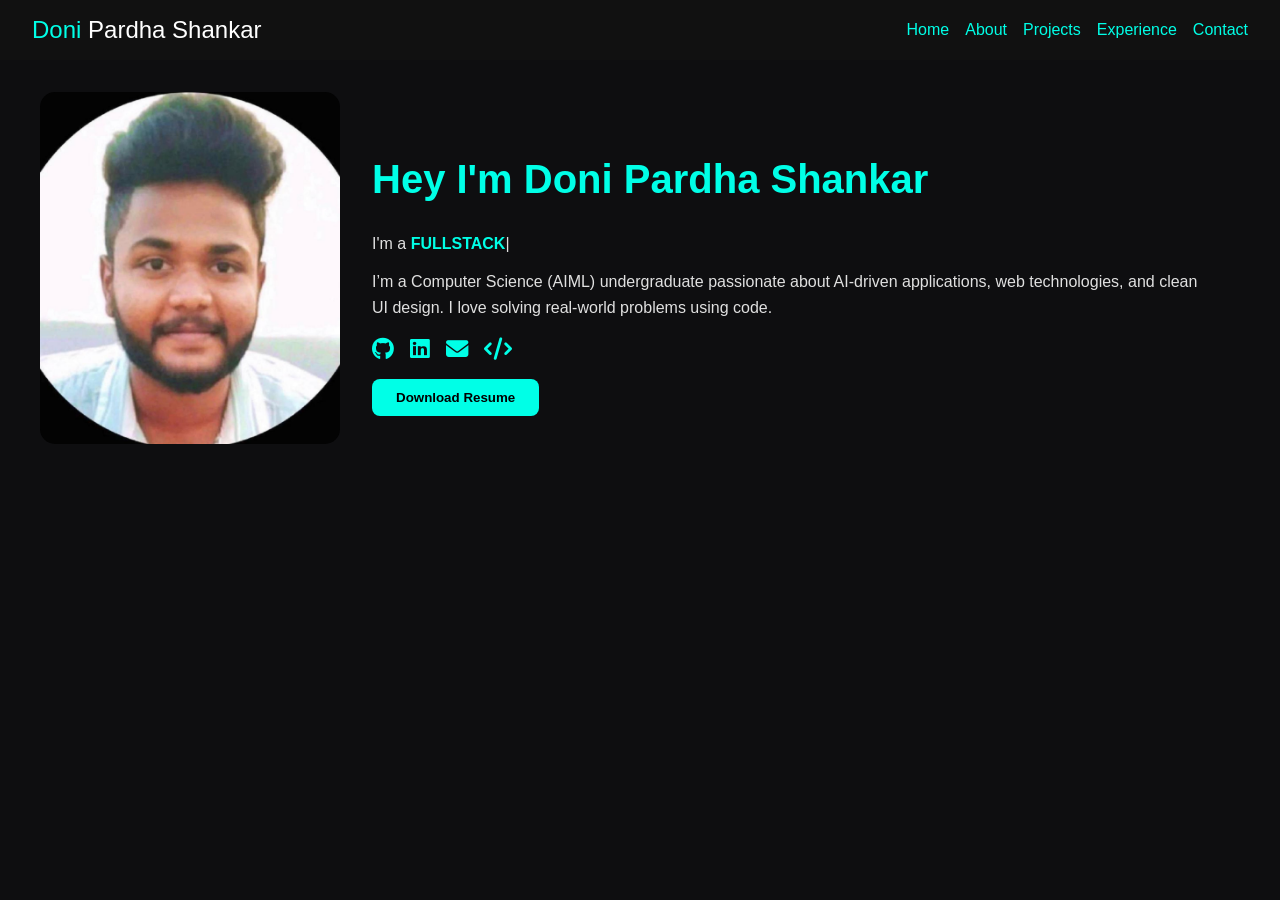
<file: index.html>
<!DOCTYPE html>
<html lang="en">
<head>
    <meta charset="UTF-8">
    <meta name="viewport" content="width=device-width, initial-scale=1.0">
    <link rel="stylesheet" href="https://cdnjs.cloudflare.com/ajax/libs/font-awesome/6.5.1/css/all.min.css">
    <link rel="stylesheet" href="https://unpkg.com/aos@next/dist/aos.css" />
    <link rel="stylesheet" href="css/style.css">
    <title>Pardhu Portfolio</title>
</head>
<body>
    <nav>
        <div class="nav-container">
            <div class="logo" data-aos="zoom-in" data-aos-duration="1500">
               Doni <span> Pardha Shankar</span>
            </div>
            <div class="links">
                <div class="link" data-aos="fade-up" data-aos-duration="1500" data-aos-delay="100"><a href="index.html">Home</a></div>
                <div class="link" data-aos="fade-up" data-aos-duration="1500" data-aos-delay="200"><a href="about.html">About</a></div>
                <div class="link" data-aos="fade-up" data-aos-duration="1500" data-aos-delay="300"><a href="projects.html">Projects</a></div>
                <div class="link" data-aos="fade-up" data-aos-duration="1500" data-aos-delay="400"><a href="experience.html">Experience</a></div>
                <div class="link" data-aos="fade-up" data-aos-duration="1500" data-aos-delay="500"><a href="contact.html">Contact</a></div>
        </div>
        <i class="fa-solid fa-bars hamburg" onclick="hamburg()"></i>
    </div>
        <div class="dropdown">
            <div class="links">
                <a href="index.html">Home</a>
                <a href="about.html">About</a>
                <a href="projects.html">Projects</a>
                <a href="experience.html">Experience</a>
                <a href="contact.html">Contact</a>
                
                <i class="fa-solid fa-xmark cancel" onclick="cancel()"></i>
            </div>
        </div>
    </nav>
    <section>
        <div class="main-container">
            <div class="image" data-aos="zoom-out" data-aos-duration="3000">
                <img src="assets/main.jpg" alt="">
            </div>
            <div class="content">
                <h1 data-aos="fade-left" data-aos-duration="1500" data-aos-delay="700">Hey I'm <span>Doni Pardha Shankar</span></h1>
                <div class="typewriter" data-aos="fade-right" data-aos-duration="1500" data-aos-delay="900">I'm a <span class="typewriter-text"></span><label for="">|</label></div>
                <p data-aos="flip-down" data-aos-duration="1500" data-aos-delay="1100">I’m a Computer Science (AIML) undergraduate passionate about AI-driven applications, web technologies, and clean UI design. I love solving real-world problems using code.</p>
                <div class="social-links">
                    <a href="https://github.com/Pardhu980" target="_blank"><i class="fa-brands fa-github"></i></a>
                    <a href="https://linkedin.com/in/pardha-shankar" target="_blank"><i class="fa-brands fa-linkedin"></i></a>
                    <a href="mailto:propardhu07@gmail.com"><i class="fa-solid fa-envelope"></i></a>
                    <a href="https://leetcode.com/u/Doni_pardha_shankar/" target="_blank"><i class="fa-solid fa-code"></i></a>
                </div>
                <div class="btn" data-aos="zoom-in" data-aos-duration="1500" data-aos-delay="1800">
                    <button onclick="window.location.href='assets/pardhu_Resume.pdf'">Download Resume</button>
                </div>
            </div>
        </div>
    </section>
    <script src="https://unpkg.com/aos@next/dist/aos.js"></script>
    <script>AOS.init({offset:0});</script>
    <script src="js/script.js"></script>
</body>
</html>
</file>
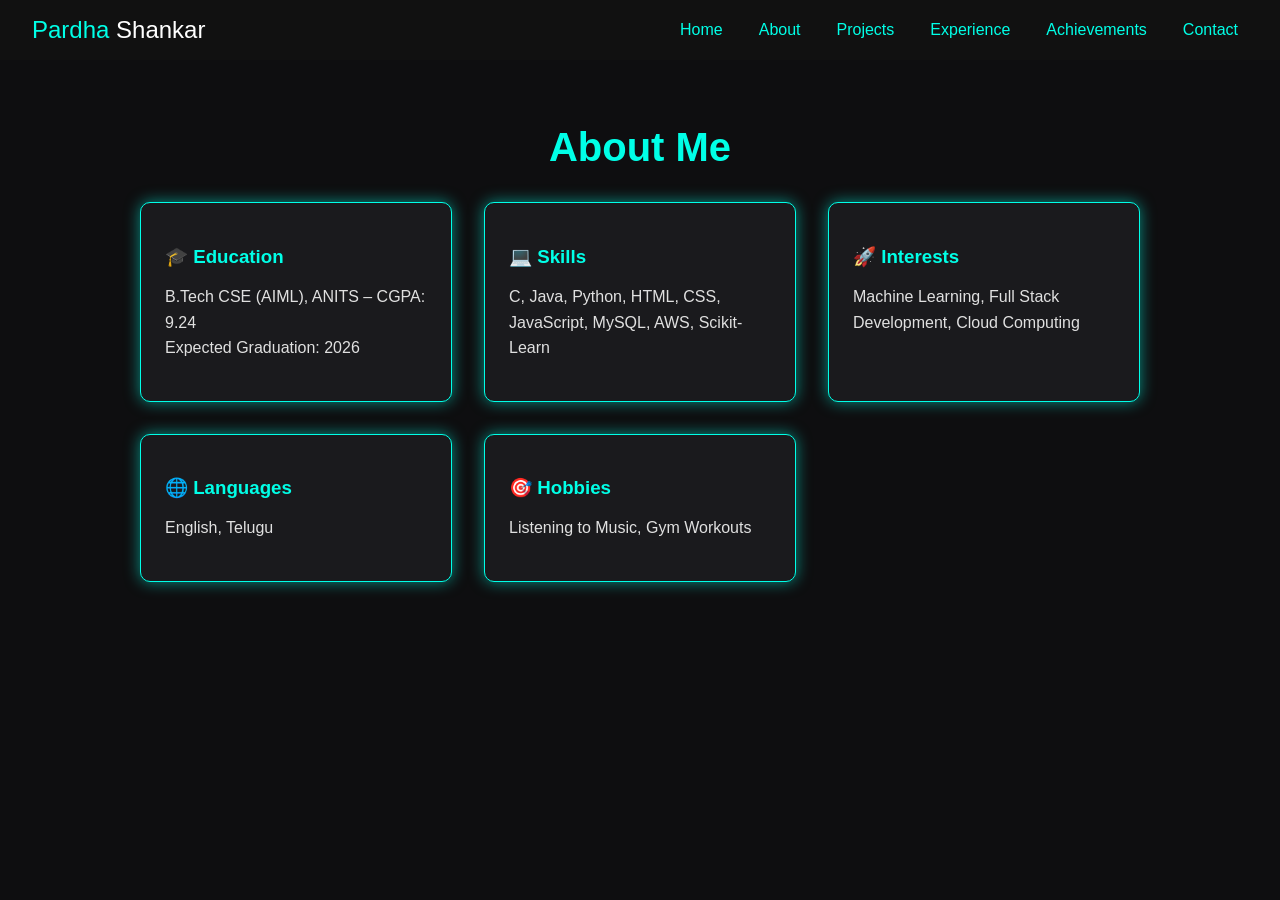
<file: about.html>
<!DOCTYPE html>
<html lang="en">
<head>
  <meta charset="UTF-8">
  <title>About | Pardhu</title>
  <link rel="stylesheet" href="css/style.css">
  <link rel="stylesheet" href="https://unpkg.com/aos@next/dist/aos.css" />
  <style>
    body {
      background-color: #0e0e10;
      color: #e0e0e0;
      font-family: 'Segoe UI', sans-serif;
    }

    .main-container {
      max-width: 1000px;
      margin: auto;
      padding: 2rem;
      display: flex;
      flex-direction: column;
      align-items: center;
    }

    .about-title {
      font-size: 2.5rem;
      color: #00ffe7;
      margin-bottom: 2rem;
    }

    .info-grid {
      display: grid;
      grid-template-columns: repeat(auto-fit, minmax(280px, 1fr));
      gap: 2rem;
      width: 100%;
    }

    .info-box {
      background: #1a1a1d;
      border: 1px solid #00ffe7;
      border-radius: 10px;
      padding: 1.5rem;
      box-shadow: 0 0 15px #00ffe78a;
      transition: transform 0.3s ease, box-shadow 0.3s ease;
    }

    .info-box:hover {
      transform: scale(1.03);
      box-shadow: 0 0 25px #00ffe7;
    }

    .info-box h3 {
      color: #00ffe7;
      margin-bottom: 10px;
    }

    .info-box p {
      line-height: 1.6;
    }

    nav {
      background-color: #111;
      padding: 1rem 2rem;
    }

    .nav-container {
      display: flex;
      justify-content: space-between;
      align-items: center;
      color: white;
    }

    .logo {
      font-size: 1.5rem;
      color: #00ffe7;
    }

    .logo span {
      color: white;
    }

    .links a {
      margin: 0 10px;
      text-decoration: none;
      color: #00ffe7;
      transition: color 0.3s ease;
    }

    .links a:hover {
      color: white;
    }
  </style>
</head>
<body>
  <nav>
    <div class="nav-container">
      <div class="logo">Pardha <span>Shankar</span></div>
      <div class="links">
        <a href="index.html">Home</a>
        <a href="about.html">About</a>
        <a href="projects.html">Projects</a>
        <a href="experience.html">Experience</a>
        <a href="achievements.html">Achievements</a>
        <a href="contact.html">Contact</a>
      </div>
    </div>
  </nav>

  <section>
    <div class="main-container">
      <h1 class="about-title" data-aos="fade-up">About Me</h1>
      <div class="info-grid">
        <div class="info-box" data-aos="fade-up" data-aos-delay="100">
          <h3>🎓 Education</h3>
          <p>B.Tech CSE (AIML), ANITS – CGPA: 9.24<br>Expected Graduation: 2026</p>
        </div>
        <div class="info-box" data-aos="fade-up" data-aos-delay="200">
          <h3>💻 Skills</h3>
          <p>C, Java, Python, HTML, CSS, JavaScript, MySQL, AWS, Scikit-Learn</p>
        </div>
        <div class="info-box" data-aos="fade-up" data-aos-delay="300">
          <h3>🚀 Interests</h3>
          <p>Machine Learning, Full Stack Development, Cloud Computing</p>
        </div>
        <div class="info-box" data-aos="fade-up" data-aos-delay="400">
          <h3>🌐 Languages</h3>
          <p>English, Telugu</p>
        </div>
        <div class="info-box" data-aos="fade-up" data-aos-delay="500">
          <h3>🎯 Hobbies</h3>
          <p>Listening to Music, Gym Workouts</p>
        </div>
      </div>
    </div>
  </section>

  <script src="https://unpkg.com/aos@next/dist/aos.js"></script>
  <script>AOS.init({ once: true });</script>
</body>
</html>
</file>
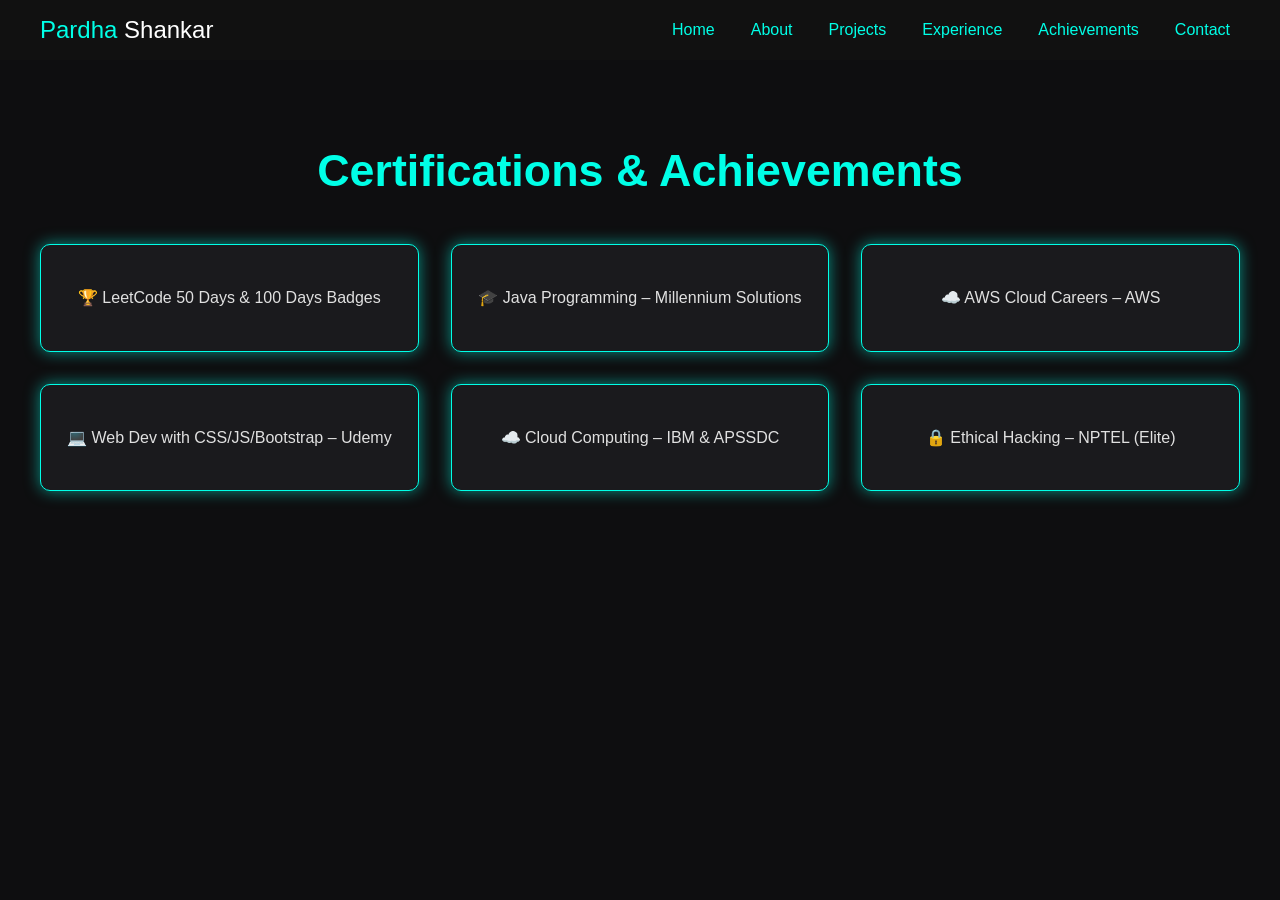
<file: achievements.html>
<!DOCTYPE html>
<html lang="en">
<head>
  <meta charset="UTF-8">
  <title>Achievements | Pardhu</title>
  <link rel="stylesheet" href="css/style.css">
  <link rel="stylesheet" href="https://unpkg.com/aos@next/dist/aos.css" />
  <style>
    body {
      background-color: #0e0e10;
      color: #e0e0e0;
      font-family: 'Segoe UI', sans-serif;
      margin: 0;
      padding: 0;
    }

    nav {
      background-color: #111;
      padding: 1rem 2rem;
    }

    .nav-container {
      max-width: 1200px;
      margin: auto;
      display: flex;
      justify-content: space-between;
      align-items: center;
      color: white;
    }

    .logo {
      font-size: 1.5rem;
      color: #00ffe7;
    }

    .logo span {
      color: white;
    }

    .links a {
      margin: 0 10px;
      text-decoration: none;
      color: #00ffe7;
      transition: color 0.3s ease;
    }

    .links a:hover {
      color: white;
    }

    .main-container {
      max-width: 1200px;
      margin: auto;
      padding: 3rem 2rem;
      display: flex;
      flex-direction: column;
      align-items: center;
    }

    .achievements-title {
      font-size: 2.8rem;
      color: #00ffe7;
      margin-bottom: 3rem;
      text-align: center;
    }

    .grid-boxes {
      display: grid;
      grid-template-columns: repeat(auto-fit, minmax(280px, 1fr));
      gap: 2rem;
      width: 100%;
    }

    .achievement-box {
      background: #1a1a1d;
      border: 1px solid #00ffe7;
      border-radius: 10px;
      padding: 1.5rem;
      box-shadow: 0 0 15px #00ffe78a;
      transition: transform 0.3s ease, box-shadow 0.3s ease;
    }

    .achievement-box:hover {
      transform: scale(1.03);
      box-shadow: 0 0 25px #00ffe7;
    }

    .achievement-box p {
      font-size: 1rem;
      line-height: 1.6;
      text-align: center;
    }

    @media (max-width: 480px) {
      .achievements-title {
        font-size: 2rem;
      }

      .achievement-box p {
        font-size: 0.95rem;
      }
    }
  </style>
</head>
<body>
  <nav>
    <div class="nav-container">
      <div class="logo">Pardha <span>Shankar</span></div>
      <div class="links">
        <a href="index.html">Home</a>
        <a href="about.html">About</a>
        <a href="projects.html">Projects</a>
        <a href="experience.html">Experience</a>
        <a href="achievements.html">Achievements</a>
        <a href="contact.html">Contact</a>
        
      </div>
    </div>
  </nav>

  <section>
    <div class="main-container">
      <h1 class="achievements-title" data-aos="fade-up">Certifications & Achievements</h1>
      <div class="grid-boxes">
        <div class="achievement-box" data-aos="fade-up" data-aos-delay="100">
          <p>🏆 LeetCode 50 Days & 100 Days Badges</p>
        </div>
        <div class="achievement-box" data-aos="fade-up" data-aos-delay="200">
          <p>🎓 Java Programming – Millennium Solutions</p>
        </div>
        <div class="achievement-box" data-aos="fade-up" data-aos-delay="300">
          <p>☁️ AWS Cloud Careers – AWS</p>
        </div>
        <div class="achievement-box" data-aos="fade-up" data-aos-delay="400">
          <p>💻 Web Dev with CSS/JS/Bootstrap – Udemy</p>
        </div>
        <div class="achievement-box" data-aos="fade-up" data-aos-delay="500">
          <p>☁️ Cloud Computing – IBM & APSSDC</p>
        </div>
        <div class="achievement-box" data-aos="fade-up" data-aos-delay="600">
          <p>🔒 Ethical Hacking – NPTEL (Elite)</p>
        </div>
      </div>
    </div>
  </section>

  <script src="https://unpkg.com/aos@next/dist/aos.js"></script>
  <script>AOS.init({ once: true });</script>
</body>
</html>
</file>
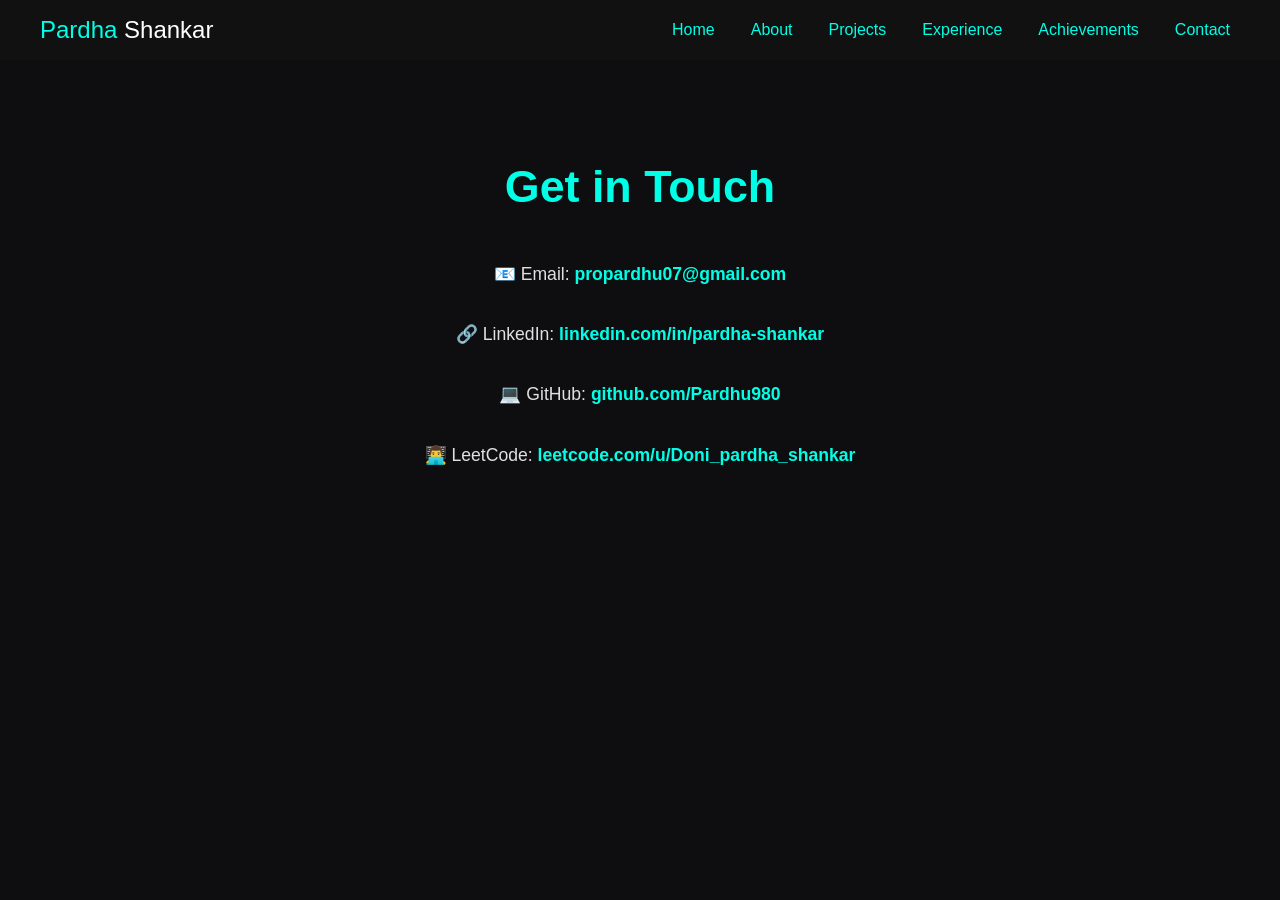
<file: contact.html>
<!DOCTYPE html>
<html lang="en">
<head>
  <meta charset="UTF-8">
  <title>Contact | Pardhu</title>
  <link rel="stylesheet" href="css/style.css">
  <link rel="stylesheet" href="https://unpkg.com/aos@next/dist/aos.css" />
  <style>
    body {
      background-color: #0e0e10;
      color: #e0e0e0;
      font-family: 'Segoe UI', sans-serif;
      margin: 0;
      padding: 0;
    }

    nav {
      background-color: #111;
      padding: 1rem 2rem;
    }

    .nav-container {
      max-width: 1200px;
      margin: auto;
      display: flex;
      justify-content: space-between;
      align-items: center;
    }

    .logo {
      font-size: 1.5rem;
      color: #00ffe7;
    }

    .logo span {
      color: white;
    }

    .links a {
      margin: 0 10px;
      text-decoration: none;
      color: #00ffe7;
      transition: color 0.3s ease;
    }

    .links a:hover {
      color: white;
    }

    .main-container {
      max-width: 800px;
      margin: auto;
      padding: 4rem 2rem;
      display: flex;
      flex-direction: column;
      align-items: center;
      text-align: center;
    }

    .main-container h1 {
      font-size: 2.8rem;
      color: #00ffe7;
      margin-bottom: 2rem;
    }

    .main-container p {
      font-size: 1.1rem;
      margin: 1rem 0;
    }

    .main-container a {
      color: #00ffe7;
      text-decoration: none;
      font-weight: bold;
    }

    .main-container a:hover {
      text-decoration: underline;
      color: white;
    }

    @media (max-width: 480px) {
      .main-container h1 {
        font-size: 2rem;
      }

      .main-container p {
        font-size: 1rem;
      }
    }
  </style>
</head>
<body>
  <nav>
    <div class="nav-container">
      <div class="logo">Pardha <span>Shankar</span></div>
      <div class="links">
        <a href="index.html">Home</a>
        <a href="about.html">About</a>
        <a href="projects.html">Projects</a>
        <a href="experience.html">Experience</a>
        <a href="achievements.html">Achievements</a>
        <a href="contact.html">Contact</a>
       
      </div>
    </div>
  </nav>

  <section>
    <div class="main-container">
      <h1 data-aos="fade-up">Get in Touch</h1>
      <p data-aos="fade-up">📧 Email: <a href="mailto:propardhu07@gmail.com">propardhu07@gmail.com</a></p>
      <p data-aos="fade-up">🔗 LinkedIn: <a href="https://linkedin.com/in/pardha-shankar" target="_blank">linkedin.com/in/pardha-shankar</a></p>
      <p data-aos="fade-up">💻 GitHub: <a href="https://github.com/Pardhu980" target="_blank">github.com/Pardhu980</a></p>
      <p data-aos="fade-up">👨‍💻 LeetCode: <a href="https://leetcode.com/u/Doni_pardha_shankar/" target="_blank">leetcode.com/u/Doni_pardha_shankar</a></p>
    </div>
  </section>

  <script src="https://unpkg.com/aos@next/dist/aos.js"></script>
  <script>AOS.init({ once: true });</script>
</body>
</html>
</file>
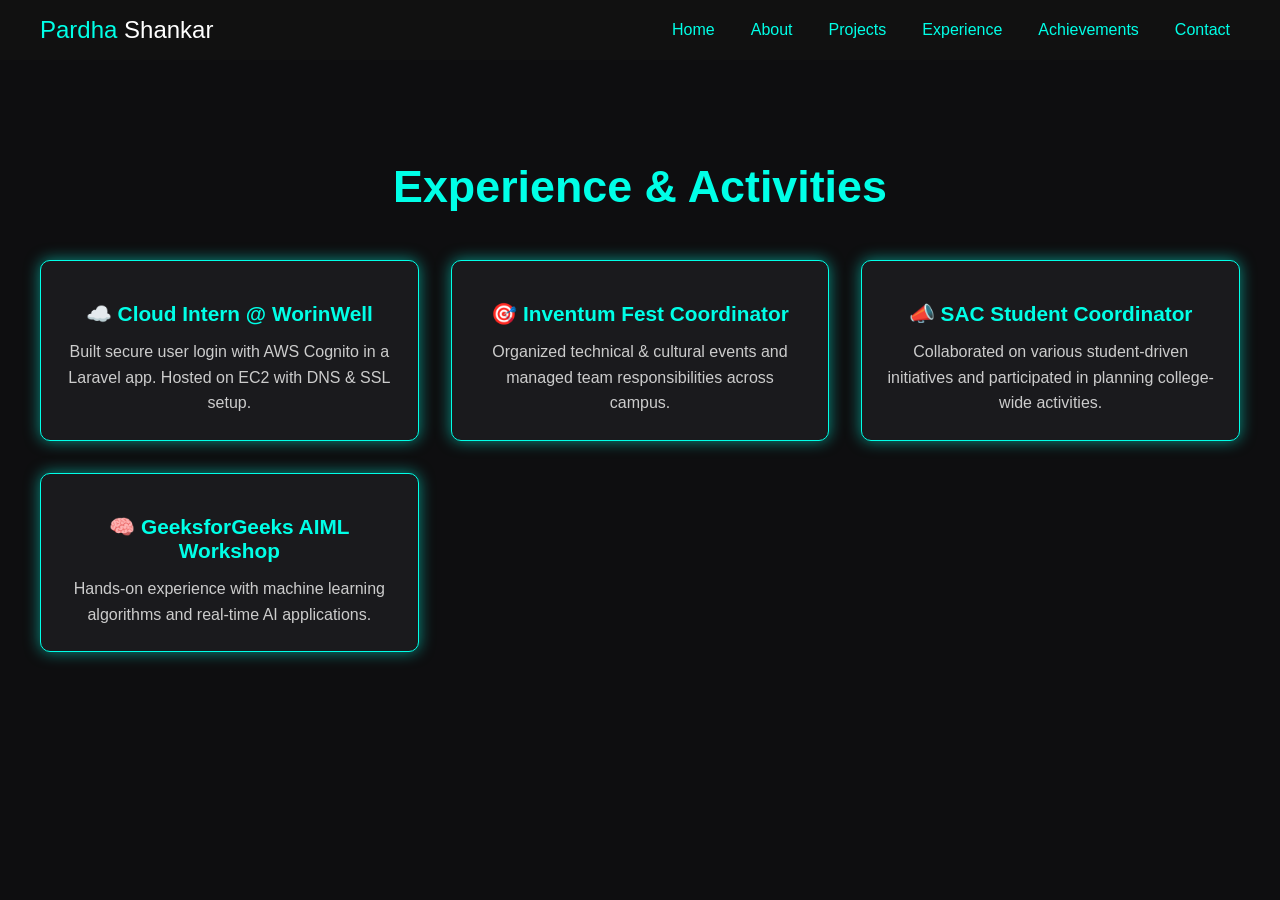
<file: experience.html>
<!DOCTYPE html>
<html lang="en">
<head>
  <meta charset="UTF-8">
  <title>Experience | Pardhu</title>
  <link rel="stylesheet" href="css/style.css">
  <link rel="stylesheet" href="https://unpkg.com/aos@next/dist/aos.css" />
  <style>
    body {
      background-color: #0e0e10;
      color: #e0e0e0;
      font-family: 'Segoe UI', sans-serif;
      margin: 0;
      padding: 0;
    }

    nav {
      background-color: #111;
      padding: 1rem 2rem;
    }

    .nav-container {
      max-width: 1200px;
      margin: auto;
      display: flex;
      justify-content: space-between;
      align-items: center;
    }

    .logo {
      font-size: 1.5rem;
      color: #00ffe7;
    }

    .logo span {
      color: white;
    }

    .links a {
      margin: 0 10px;
      text-decoration: none;
      color: #00ffe7;
      transition: color 0.3s ease;
    }

    .links a:hover {
      color: white;
    }

    .main-container {
      max-width: 1200px;
      margin: auto;
      padding: 4rem 2rem;
      display: flex;
      flex-direction: column;
      align-items: center;
    }

    .experience-title {
      font-size: 2.8rem;
      color: #00ffe7;
      margin-bottom: 3rem;
      text-align: center;
    }

    .experience-grid {
      display: grid;
      grid-template-columns: repeat(auto-fit, minmax(280px, 1fr));
      gap: 2rem;
      width: 100%;
    }

    .experience-card {
      background: #1a1a1d;
      border: 1px solid #00ffe7;
      border-radius: 10px;
      padding: 1.5rem;
      box-shadow: 0 0 15px #00ffe78a;
      transition: transform 0.3s ease, box-shadow 0.3s ease;
      text-align: center;
    }

    .experience-card:hover {
      transform: scale(1.03);
      box-shadow: 0 0 25px #00ffe7;
    }

    .experience-card h2 {
      color: #00ffe7;
      margin-bottom: 0.8rem;
      font-size: 1.3rem;
    }

    .experience-card p {
      margin: 0;
      line-height: 1.6;
      font-size: 1rem;
      color: #cccccc;
    }

    @media (max-width: 768px) {
      .experience-title {
        font-size: 2.2rem;
      }
    }

    @media (max-width: 480px) {
      .experience-title {
        font-size: 1.8rem;
      }

      .experience-card h2 {
        font-size: 1.1rem;
      }

      .experience-card p {
        font-size: 0.95rem;
      }
    }
  </style>
</head>
<body>
  <nav>
    <div class="nav-container">
      <div class="logo">Pardha <span>Shankar</span></div>
      <div class="links">
        <a href="index.html">Home</a>
        <a href="about.html">About</a>
        <a href="projects.html">Projects</a>
        <a href="experience.html">Experience</a>
        <a href="achievements.html">Achievements</a>
        <a href="contact.html">Contact</a>
        
      </div>
    </div>
  </nav>

  <section>
    <div class="main-container">
      <h1 class="experience-title" data-aos="fade-up">Experience & Activities</h1>
      <div class="experience-grid">
        <div class="experience-card" data-aos="fade-up" data-aos-delay="100">
          <h2>☁️ Cloud Intern @ WorinWell</h2>
          <p>Built secure user login with AWS Cognito in a Laravel app. Hosted on EC2 with DNS & SSL setup.</p>
        </div>
        <div class="experience-card" data-aos="fade-up" data-aos-delay="200">
          <h2>🎯 Inventum Fest Coordinator</h2>
          <p>Organized technical & cultural events and managed team responsibilities across campus.</p>
        </div>
        <div class="experience-card" data-aos="fade-up" data-aos-delay="300">
          <h2>📣 SAC Student Coordinator</h2>
          <p>Collaborated on various student-driven initiatives and participated in planning college-wide activities.</p>
        </div>
        <div class="experience-card" data-aos="fade-up" data-aos-delay="400">
          <h2>🧠 GeeksforGeeks AIML Workshop</h2>
          <p>Hands-on experience with machine learning algorithms and real-time AI applications.</p>
        </div>
      </div>
    </div>
  </section>

  <script src="https://unpkg.com/aos@next/dist/aos.js"></script>
  <script>AOS.init({ once: true });</script>
</body>
</html>
</file>
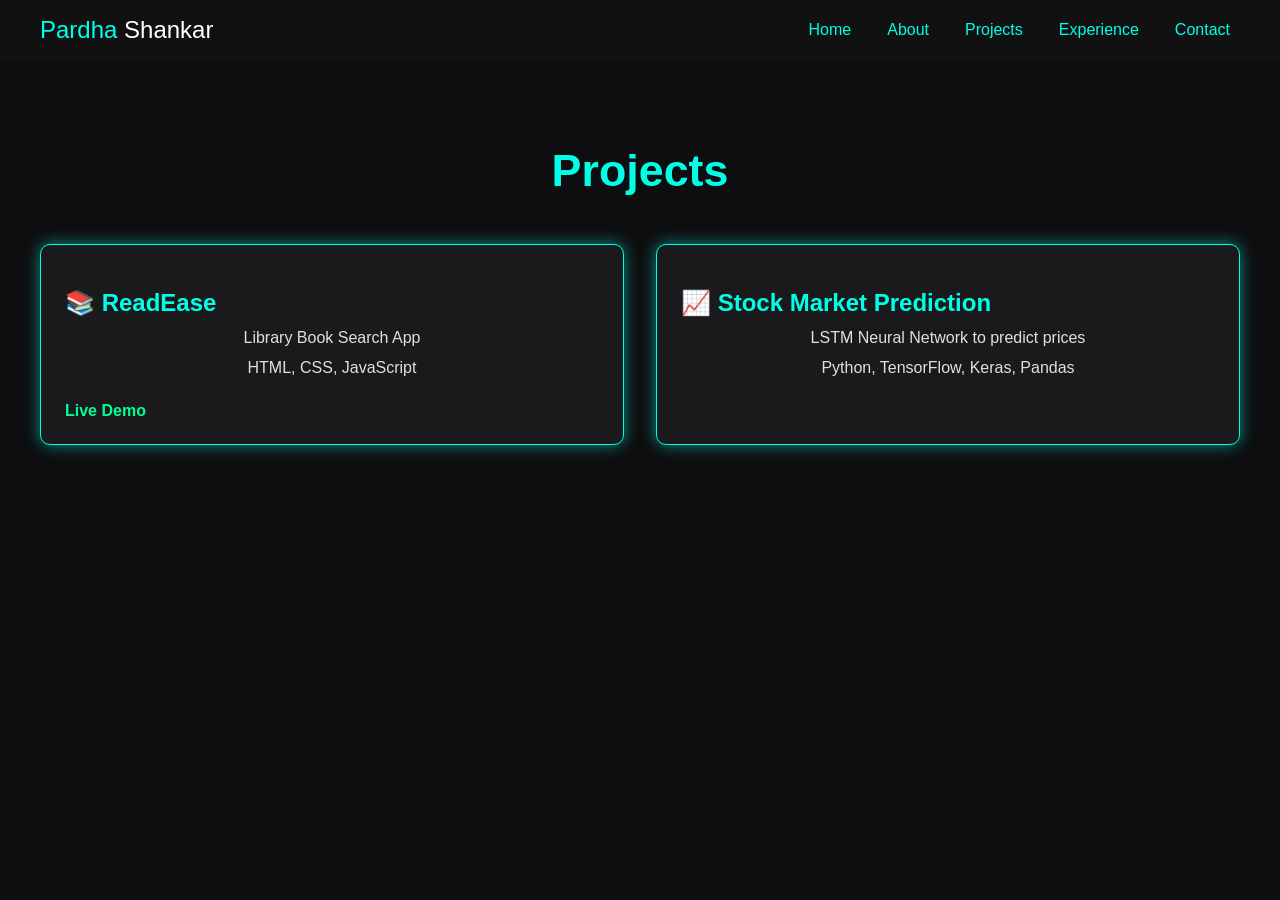
<file: projects.html>
<!DOCTYPE html>
<html lang="en">
<head>
  <meta charset="UTF-8">
  <title>Projects | Pardhu</title>
  <link rel="stylesheet" href="css/style.css">
  <link rel="stylesheet" href="https://unpkg.com/aos@next/dist/aos.css" />
  <style>
    body {
      background-color: #0e0e10;
      color: #e0e0e0;
      font-family: 'Segoe UI', sans-serif;
      margin: 0;
      padding: 0;
    }

    nav {
      background-color: #111;
      padding: 1rem 2rem;
    }

    .nav-container {
      max-width: 1200px;
      margin: auto;
      display: flex;
      justify-content: space-between;
      align-items: center;
      color: white;
    }

    .logo {
      font-size: 1.5rem;
      color: #00ffe7;
    }

    .logo span {
      color: white;
    }

    .links a {
      margin: 0 10px;
      text-decoration: none;
      color: #00ffe7;
      transition: color 0.3s ease;
    }

    .links a:hover {
      color: white;
    }

    .main-container {
      max-width: 1200px;
      margin: auto;
      padding: 3rem 2rem;
      display: flex;
      flex-direction: column;
      align-items: center;
    }

    .projects-title {
      font-size: 2.8rem;
      color: #00ffe7;
      margin-bottom: 3rem;
      text-align: center;
    }

    .project-grid {
      display: grid;
      grid-template-columns: repeat(auto-fit, minmax(280px, 1fr));
      gap: 2rem;
      width: 100%;
    }

    .project-card {
      background: #1a1a1d;
      border: 1px solid #00ffe7;
      border-radius: 10px;
      padding: 1.5rem;
      box-shadow: 0 0 15px #00ffe78a;
      transition: transform 0.3s ease, box-shadow 0.3s ease;
    }

    .project-card:hover {
      transform: scale(1.03);
      box-shadow: 0 0 25px #00ffe7;
    }

    .project-card h2 {
      color: #00ffe7;
      margin-bottom: 0.5rem;
    }

    .project-card p {
      margin: 0.3rem 0;
      line-height: 1.6;
      font-size: 1rem;
      text-align: center;
    }

    .project-card a {
      display: inline-block;
      margin-top: 1rem;
      color: #00ff99;
      text-decoration: none;
      font-weight: bold;
      transition: color 0.3s ease;
    }

    .project-card a:hover {
      color: #ffffff;
    }

    @media (max-width: 480px) {
      .projects-title {
        font-size: 2rem;
      }

      .project-card p {
        font-size: 0.95rem;
      }
    }
  </style>
</head>
<body>
  <nav>
    <div class="nav-container">
      <div class="logo">Pardha <span>Shankar</span></div>
      <div class="links">
        <a href="index.html">Home</a>
        <a href="about.html">About</a>
        <a href="projects.html">Projects</a>
        <a href="experience.html">Experience</a>
        <a href="contact.html">Contact</a>
        
      </div>
    </div>
  </nav>
  

  <section>
    <div class="main-container">
      <h1 class="projects-title" data-aos="fade-up">Projects</h1>
      <div class="project-grid">
        <div class="project-card" data-aos="fade-up" data-aos-delay="100">
          <h2>📚 ReadEase</h2>
          <p>Library Book Search App</p>
          <p>HTML, CSS, JavaScript</p>
          <a href="https://ahmed-shaik.github.io/ReadeEase/" target="_blank">Live Demo</a>
        </div>
        <div class="project-card" data-aos="fade-up" data-aos-delay="200">
          <h2>📈 Stock Market Prediction</h2>
          <p>LSTM Neural Network to predict prices</p>
          <p>Python, TensorFlow, Keras, Pandas</p>
        </div>
      </div>
    </div>
  </section>

  <script src="https://unpkg.com/aos@next/dist/aos.js"></script>
  <script>AOS.init({ once: true });</script>
</body>
</html>
</file>
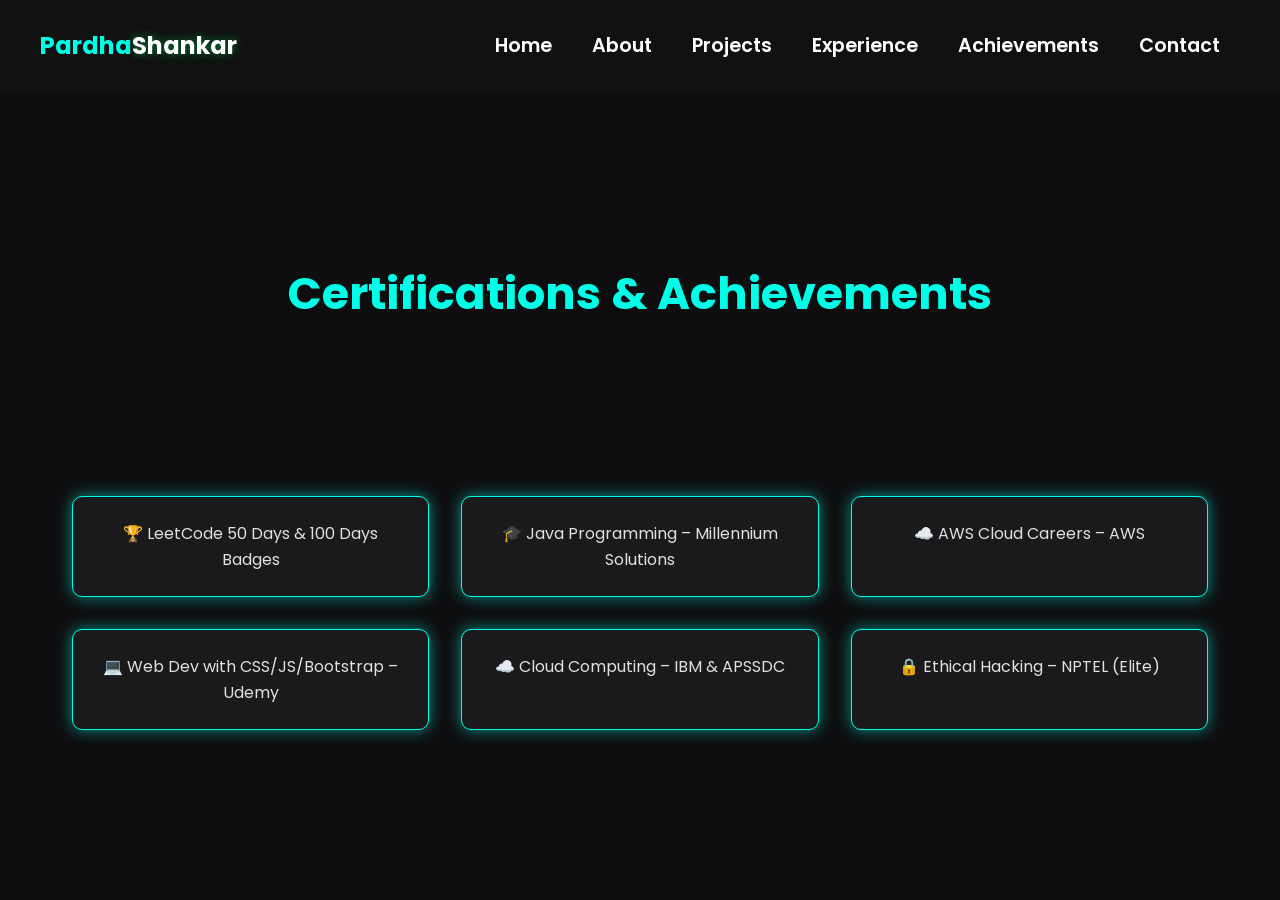
<file: portfolio_site/achievements.html>
<!DOCTYPE html>
<html lang="en">
<head>
  <meta charset="UTF-8">
  <title>Achievements | Pardhu</title>
  <link rel="stylesheet" href="css/style.css">
  <link rel="stylesheet" href="https://unpkg.com/aos@next/dist/aos.css" />
  <style>
    body {
      background-color: #0e0e10;
      color: #e0e0e0;
      font-family: 'Segoe UI', sans-serif;
      margin: 0;
      padding: 0;
    }

    nav {
      background-color: #111;
      padding: 1rem 2rem;
    }

    .nav-container {
      max-width: 1200px;
      margin: auto;
      display: flex;
      justify-content: space-between;
      align-items: center;
      color: white;
    }

    .logo {
      font-size: 1.5rem;
      color: #00ffe7;
    }

    .logo span {
      color: white;
    }

    .links a {
      margin: 0 10px;
      text-decoration: none;
      color: #00ffe7;
      transition: color 0.3s ease;
    }

    .links a:hover {
      color: white;
    }

    .main-container {
      max-width: 1200px;
      margin: auto;
      padding: 3rem 2rem;
      display: flex;
      flex-direction: column;
      align-items: center;
    }

    .achievements-title {
      font-size: 2.8rem;
      color: #00ffe7;
      margin-bottom: 3rem;
      text-align: center;
    }

    .grid-boxes {
      display: grid;
      grid-template-columns: repeat(auto-fit, minmax(280px, 1fr));
      gap: 2rem;
      width: 100%;
    }

    .achievement-box {
      background: #1a1a1d;
      border: 1px solid #00ffe7;
      border-radius: 10px;
      padding: 1.5rem;
      box-shadow: 0 0 15px #00ffe78a;
      transition: transform 0.3s ease, box-shadow 0.3s ease;
    }

    .achievement-box:hover {
      transform: scale(1.03);
      box-shadow: 0 0 25px #00ffe7;
    }

    .achievement-box p {
      font-size: 1rem;
      line-height: 1.6;
      text-align: center;
    }

    @media (max-width: 480px) {
      .achievements-title {
        font-size: 2rem;
      }

      .achievement-box p {
        font-size: 0.95rem;
      }
    }
  </style>
</head>
<body>
  <nav>
    <div class="nav-container">
      <div class="logo">Pardha<span>Shankar</span></div>
      <div class="links">
        <a href="index.html">Home</a>
        <a href="about.html">About</a>
        <a href="projects.html">Projects</a>
        <a href="experience.html">Experience</a>
        <a href="achievements.html">Achievements</a>
        <a href="contact.html">Contact</a>
        
      </div>
    </div>
  </nav>

  <section>
    <div class="main-container">
      <h1 class="achievements-title" data-aos="fade-up">Certifications & Achievements</h1>
      <div class="grid-boxes">
        <div class="achievement-box" data-aos="fade-up" data-aos-delay="100">
          <p>🏆 LeetCode 50 Days & 100 Days Badges</p>
        </div>
        <div class="achievement-box" data-aos="fade-up" data-aos-delay="200">
          <p>🎓 Java Programming – Millennium Solutions</p>
        </div>
        <div class="achievement-box" data-aos="fade-up" data-aos-delay="300">
          <p>☁️ AWS Cloud Careers – AWS</p>
        </div>
        <div class="achievement-box" data-aos="fade-up" data-aos-delay="400">
          <p>💻 Web Dev with CSS/JS/Bootstrap – Udemy</p>
        </div>
        <div class="achievement-box" data-aos="fade-up" data-aos-delay="500">
          <p>☁️ Cloud Computing – IBM & APSSDC</p>
        </div>
        <div class="achievement-box" data-aos="fade-up" data-aos-delay="600">
          <p>🔒 Ethical Hacking – NPTEL (Elite)</p>
        </div>
      </div>
    </div>
  </section>

  <script src="https://unpkg.com/aos@next/dist/aos.js"></script>
  <script>AOS.init({ once: true });</script>
</body>
</html>
</file>
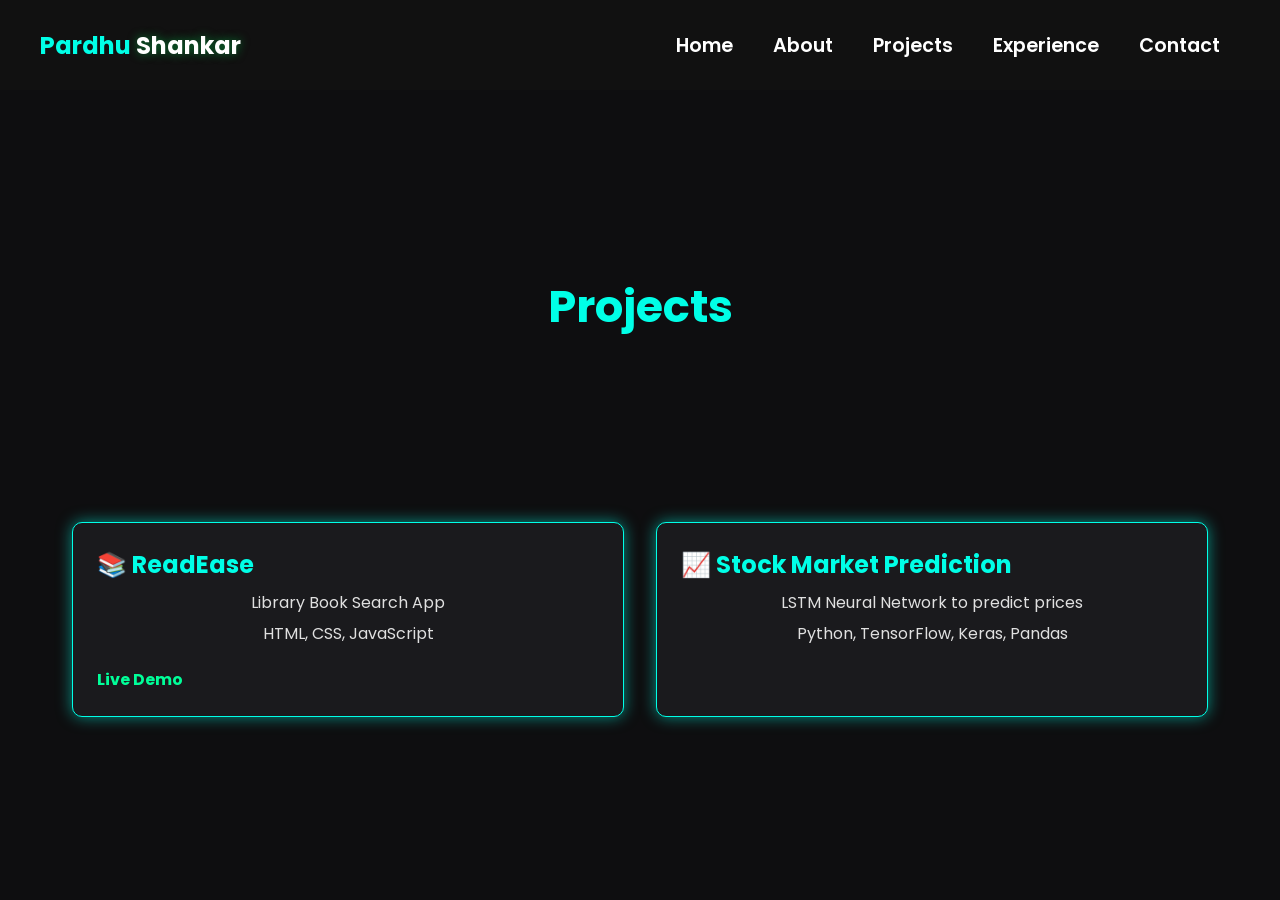
<file: portfolio_site/projects.html>
<!DOCTYPE html>
<html lang="en">
<head>
  <meta charset="UTF-8">
  <title>Projects | Pardhu</title>
  <link rel="stylesheet" href="css/style.css">
  <link rel="stylesheet" href="https://unpkg.com/aos@next/dist/aos.css" />
  <style>
    body {
      background-color: #0e0e10;
      color: #e0e0e0;
      font-family: 'Segoe UI', sans-serif;
      margin: 0;
      padding: 0;
    }

    nav {
      background-color: #111;
      padding: 1rem 2rem;
    }

    .nav-container {
      max-width: 1200px;
      margin: auto;
      display: flex;
      justify-content: space-between;
      align-items: center;
      color: white;
    }

    .logo {
      font-size: 1.5rem;
      color: #00ffe7;
    }

    .logo span {
      color: white;
    }

    .links a {
      margin: 0 10px;
      text-decoration: none;
      color: #00ffe7;
      transition: color 0.3s ease;
    }

    .links a:hover {
      color: white;
    }

    .main-container {
      max-width: 1200px;
      margin: auto;
      padding: 3rem 2rem;
      display: flex;
      flex-direction: column;
      align-items: center;
    }

    .projects-title {
      font-size: 2.8rem;
      color: #00ffe7;
      margin-bottom: 3rem;
      text-align: center;
    }

    .project-grid {
      display: grid;
      grid-template-columns: repeat(auto-fit, minmax(280px, 1fr));
      gap: 2rem;
      width: 100%;
    }

    .project-card {
      background: #1a1a1d;
      border: 1px solid #00ffe7;
      border-radius: 10px;
      padding: 1.5rem;
      box-shadow: 0 0 15px #00ffe78a;
      transition: transform 0.3s ease, box-shadow 0.3s ease;
    }

    .project-card:hover {
      transform: scale(1.03);
      box-shadow: 0 0 25px #00ffe7;
    }

    .project-card h2 {
      color: #00ffe7;
      margin-bottom: 0.5rem;
    }

    .project-card p {
      margin: 0.3rem 0;
      line-height: 1.6;
      font-size: 1rem;
      text-align: center;
    }

    .project-card a {
      display: inline-block;
      margin-top: 1rem;
      color: #00ff99;
      text-decoration: none;
      font-weight: bold;
      transition: color 0.3s ease;
    }

    .project-card a:hover {
      color: #ffffff;
    }

    @media (max-width: 480px) {
      .projects-title {
        font-size: 2rem;
      }

      .project-card p {
        font-size: 0.95rem;
      }
    }
  </style>
</head>
<body>
  <nav>
    <div class="nav-container">
      <div class="logo">Pardhu <span>Shankar</span></div>
      <div class="links">
        <a href="index.html">Home</a>
        <a href="about.html">About</a>
        <a href="projects.html">Projects</a>
        <a href="experience.html">Experience</a>
        <a href="contact.html">Contact</a>
        
      </div>
    </div>
  </nav>
  

  <section>
    <div class="main-container">
      <h1 class="projects-title" data-aos="fade-up">Projects</h1>
      <div class="project-grid">
        <div class="project-card" data-aos="fade-up" data-aos-delay="100">
          <h2>📚 ReadEase</h2>
          <p>Library Book Search App</p>
          <p>HTML, CSS, JavaScript</p>
          <a href="https://ahmed-shaik.github.io/ReadeEase/" target="_blank">Live Demo</a>
        </div>
        <div class="project-card" data-aos="fade-up" data-aos-delay="200">
          <h2>📈 Stock Market Prediction</h2>
          <p>LSTM Neural Network to predict prices</p>
          <p>Python, TensorFlow, Keras, Pandas</p>
        </div>
      </div>
    </div>
  </section>

  <script src="https://unpkg.com/aos@next/dist/aos.js"></script>
  <script>AOS.init({ once: true });</script>
</body>
</html>
</file>
<file: css/style.css>
/* Base */
body {
    margin: 0;
    font-family: 'Segoe UI', sans-serif;
    background-color: #0e0e10;
    color: #e0e0e0;
  }
  
  /* Navbar */
  nav {
    background-color: #111;
    padding: 1rem 2rem;
    position: sticky;
    top: 0;
    z-index: 1000;
  }
  
  .nav-container {
    display: flex;
    justify-content: space-between;
    align-items: center;
  }
  
  .logo {
    font-size: 1.5rem;
    color: #00ffe7;
  }
  
  .logo span {
    color: white;
  }
  
  .links {
    display: flex;
    gap: 1rem;
  }
  
  .links a {
    text-decoration: none;
    color: #00ffe7;
    transition: color 0.3s ease;
  }
  
  .links a:hover {
    color: white;
  }
  
  .hamburg {
    display: none;
    font-size: 1.5rem;
    color: white;
    cursor: pointer;
  }
  
  /* Dropdown Menu */
  .dropdown {
    display: none;
    flex-direction: column;
    background-color: #111;
    padding: 1rem;
  }
  
  .dropdown a {
    padding: 0.5rem 0;
    color: #00ffe7;
    text-decoration: none;
  }
  
  .cancel {
    align-self: flex-end;
    font-size: 1.3rem;
    color: white;
    cursor: pointer;
    margin-top: 1rem;
  }
  
  /* Main Container */
  .main-container {
    max-width: 1200px;
    margin: auto;
    padding: 2rem;
    display: flex;
    flex-wrap: wrap;
    align-items: center;
    justify-content: space-between;
  }
  
  /* Image Section */
  .image img {
    width: 100%;
    max-width: 300px;
    border-radius: 15px;
  }
  
  /* Content Section */
  .content {
    flex: 1;
    padding: 2rem;
  }
  
  h1 {
    font-size: 2.5rem;
    color: #00ffe7;
  }
  
  p {
    font-size: 1rem;
    line-height: 1.6;
  }
  
  .typewriter-text {
    font-weight: bold;
    color: #00ffe7;
  }
  
  /* Buttons */
  button {
    padding: 0.7rem 1.5rem;
    background-color: #00ffe7;
    border: none;
    border-radius: 8px;
    color: #000;
    font-weight: bold;
    cursor: pointer;
    transition: background-color 0.3s ease;
  }
  
  button:hover {
    background-color: #00ccc0;
  }
  
  /* Social Links */
  .social-links {
    display: flex;
    gap: 1rem;
    font-size: 1.4rem;
    margin: 1rem 0;
  }
  
  .social-links a {
    color: #00ffe7;
    transition: color 0.3s ease;
  }
  
  .social-links a:hover {
    color: white;
  }
  
  /* Responsive */
  @media (max-width: 768px) {
    .links {
      display: none;
    }
  
    .hamburg {
      display: block;
    }
  
    .dropdown {
      display: flex;
    }
  
    .main-container {
      flex-direction: column;
      text-align: center;
    }
  
    h1 {
      font-size: 2rem;
    }
  
    .content {
      padding: 1rem;
    }
  }
  
  @media (max-width: 480px) {
    .logo {
      font-size: 1.2rem;
    }
  
    button {
      width: 100%;
      font-size: 1rem;
    }
  }
  .dropdown {
    display: none;
    flex-direction: column;
    position: absolute;
    top: 70px;
    right: 20px;
    background-color: #111;
    padding: 1rem;
    border-radius: 10px;
    box-shadow: 0 0 10px #00ffe7;
    z-index: 999;
    width: 200px;
  }
  
  .dropdown.active {
    display: flex;
  }
  
  .dropdown .links {
    display: flex;
    flex-direction: column;
    gap: 0.8rem;
  }
  
  .dropdown .links a {
    color: #00ffe7;
    text-decoration: none;
    font-size: 1.1rem;
  }
  
  .cancel {
    font-size: 1.5rem;
    text-align: right;
    color: white;
    cursor: pointer;
  }
</file>
<file: portfolio_site/css/style.css>
@import url('https://fonts.googleapis.com/css2?family=Poppins:wght@100;200;300;400;500;600&display=swap');
*{
    padding: 0;
    margin: 0;
    font-family: 'Poppins', sans-serif;
    box-sizing: border-box;
}
body{
    width: 100%;
    height: 100vh;
    overflow: hidden;
    background-color: black;
}
nav{
    width: 100%;
    height: 10vh;
    position: sticky;
}
.nav-container{
    width: 100%;
    height: 100%;
    display: flex;
    justify-content: space-around;
    align-items: center;
}
.logo{
    color: white;
    font-size: 2rem;
    font-weight: bold;
}
.logo span{
    color: #077b32;
    text-shadow: 0 0 10px #077b32;
}
.hamburg,
.cancel{
    cursor: pointer;
    position: absolute;
    right: 15px;
    top: 10px;
    color: white;
    display: none;
    font-size: clamp(2.5rem, 0.5rem + 5vw, 3rem);
}
.nav-container .links{
    display: flex;
}
.nav-container .links a{
    position: relative;
    font-size: 1.2rem;
    color: white;
    margin: 0 20px;
    text-decoration: none;
    font-weight: 550;
    transition: 0.3s linear;
}
.nav-container .links a::before{
    position: absolute;
    content: "";
    bottom: -3px;
    left: 0;
    width: 0%;
    height: 3px;
    background-color: #077b32;
    transition: 0.2s linear;
}
.nav-container .links a:hover::before{
    width: 100%;
}
.nav-container .links a:hover{
    color: #077b32;
}
.dropdown{
    z-index: 100;
    position: absolute;
    top: 0;
    transform: translateY(-500px);
    width: 100%;
    height: auto;
    backdrop-filter: blur(4px) brightness(40%);
    box-shadow:  0 0 20px black;
    transition: 0.2s linear;
}
.dropdown .links a{
    display: flex;
    color: white;
    text-decoration: none;
    justify-content: center;
    padding: 15px 0;
    align-items: center;
    transition: 0.2s linear;
}
.dropdown .links a:hover{
    background-color: #077b32;
}
section{
    width: 100%;
    height: 90vh;
}
.main-container{
    width: 100%;
    height: 100%;
    display: flex;
    justify-content: space-evenly;
    align-items: center;
}
.main-container .image{
    width: 500px;
    height: 80vh;
    border-radius: 100%;
    overflow: hidden;
    box-shadow: 0 0 50px #077b32;
}
.main-container .image img{
    width: 100%;
}
.main-container .image:hover{
    animation: animate 1.5s ease-in-out infinite;
}
@keyframes animate {
    0%{
        scale: 1;
    }
    50%{
        scale: 1.05;
    }
    100%{
        scale: 1;
    }
}
.main-container .content{
    color: white;
    width: 40%;
    min-height: 100px;
}
.content h1{
    font-size: clamp(1rem, 1rem + 5vw, 1.8rem);
}
.content h1 span{
    color: #077b32;
    text-shadow: 0  0 10px #077b32;
}
.content .typewriter{
    font-size: clamp(1rem, 1rem + 5vw, 2.5rem);
    font-weight: 600;
}
.content .typewriter-text{
    color: #077b32;
    text-shadow: 0 0 10px #077b32;
}
.content p{
    font-size: clamp(0.4rem , 0.2rem + 9vw, 1rem);
    margin: 10px 0;
}
.social-links i{
    display: inline-flex;
    justify-content: center;
    align-items: center;
    width: 3rem;
    height: 3rem;
    background-color: transparent;
    border: 0.2rem solid #077b32;
    border-radius: 50%;
    color: #077b32;
    margin: 5px 15px;
    font-size: 1.5rem;
    transition: 0.2s linear;
}
.social-links i:hover{
    scale: 1.3;
    color: black;
    background-color: #077b32;
    filter: drop-shadow(0 0 10px #077b32);
}
.content button{
    width: 50%;
    height: 6vh;
    margin: 30px;
    background-color: #077b32;
    color: white;
    border: none;
    outline: none;
    font-size: 120%;
    font-weight: 700;
    border-radius: 5px;
    transition: 0.2s linear;
}
.content button:hover{
    scale: 1.1;
    color: #077b32;
    border: 2px solid #077b32;
    background-color: transparent;
    font-weight: 700;
    box-shadow: 0 0 40px #077b32;
}
@media (max-width:884px) {
    nav .logo{
        position: absolute;
        top: 16px;
        left: 15px;
        font-size: 1.5rem;
    }
    .main-container {
        display: flex;
        flex-direction: column;
    }
    .nav-container .links{
        display: none;
    }
    .hamburg,
    .cancel{
        display: block;
    }
    .main-container .content{
        width: 80%;
    }
    .social-links i{
        width: 2.5rem;
        height: 2.5rem;
        font-size: 1.5rem;
    }
    .main-container .image{
        z-index: -1;
        width: 50%;
        height: 60%;
    }
}
@media (max-width:440px){
    .main-container .image{
        width: 50%;
        height: 60%;
        margin-bottom: 0px;
    }
    .main-container .content{
        width: 80%;
    }
    .main-container button{
        margin-top: 15px;
    }
}
</file>
